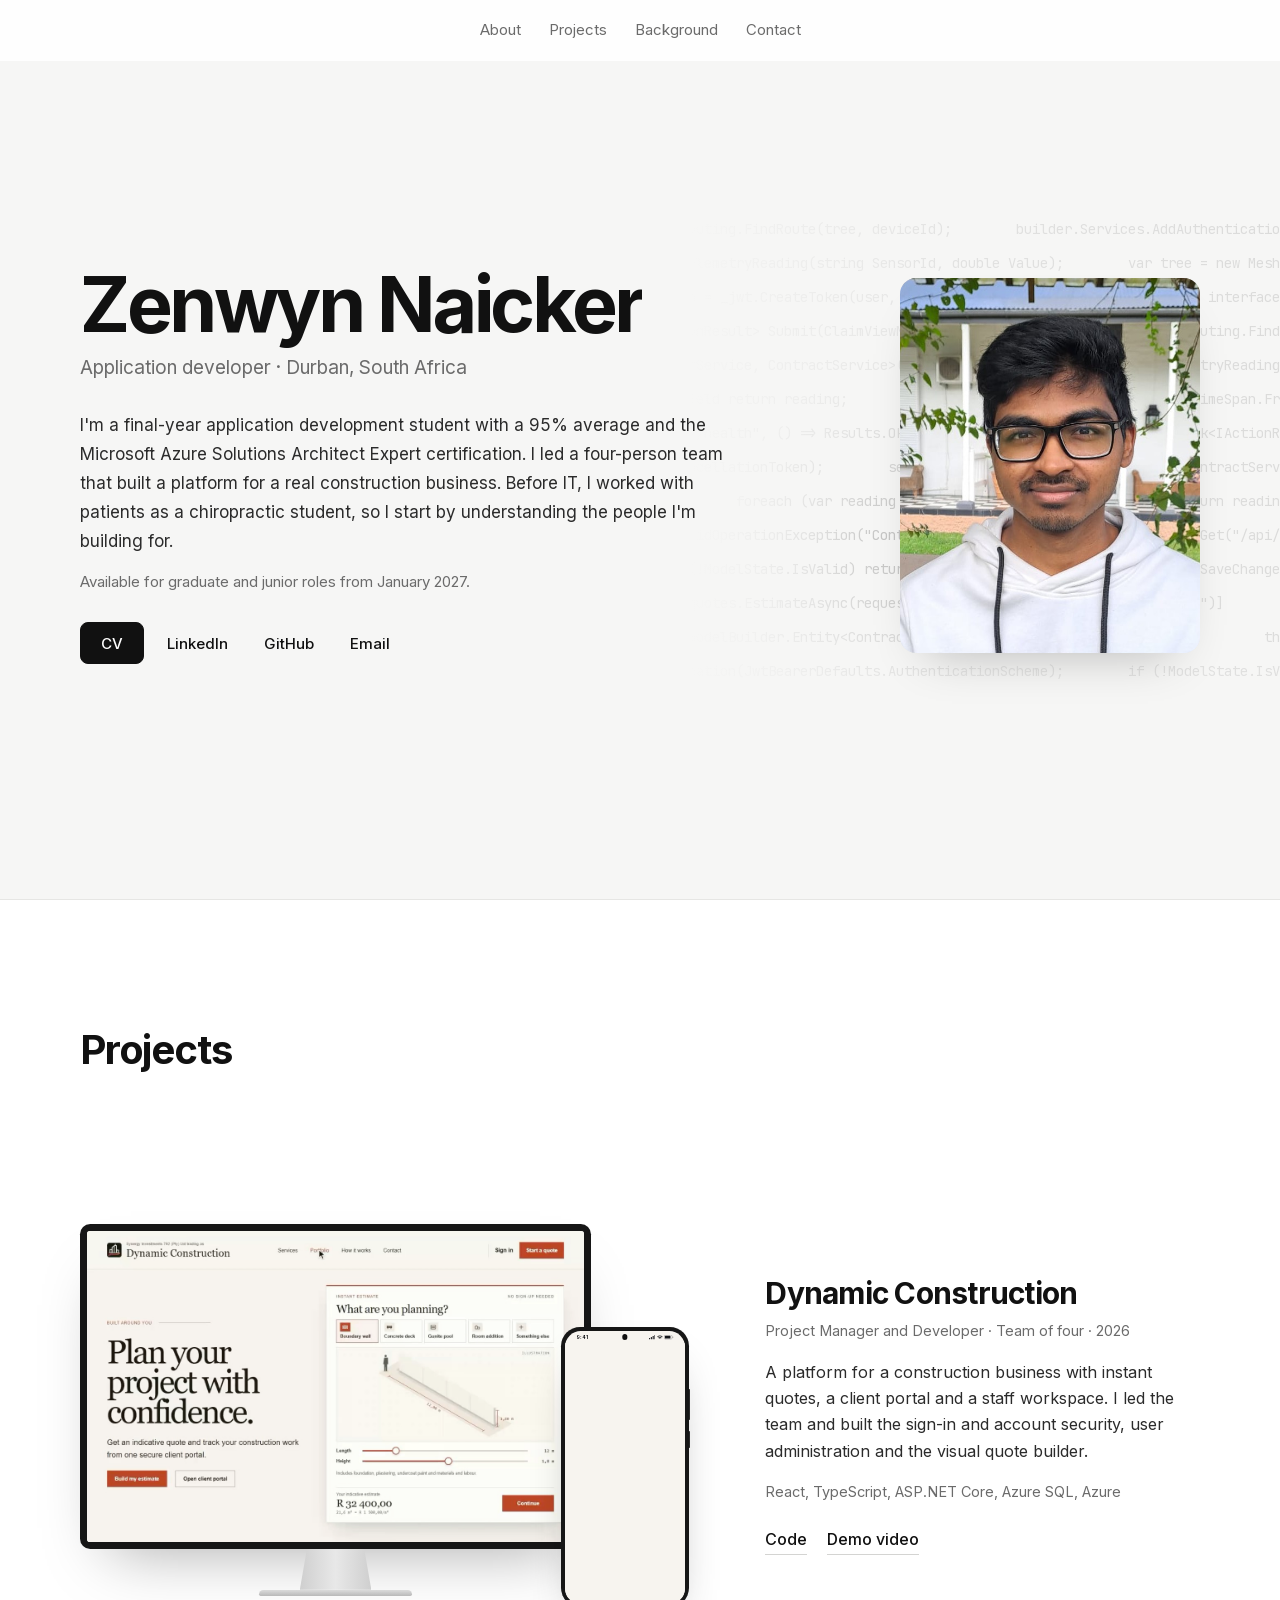
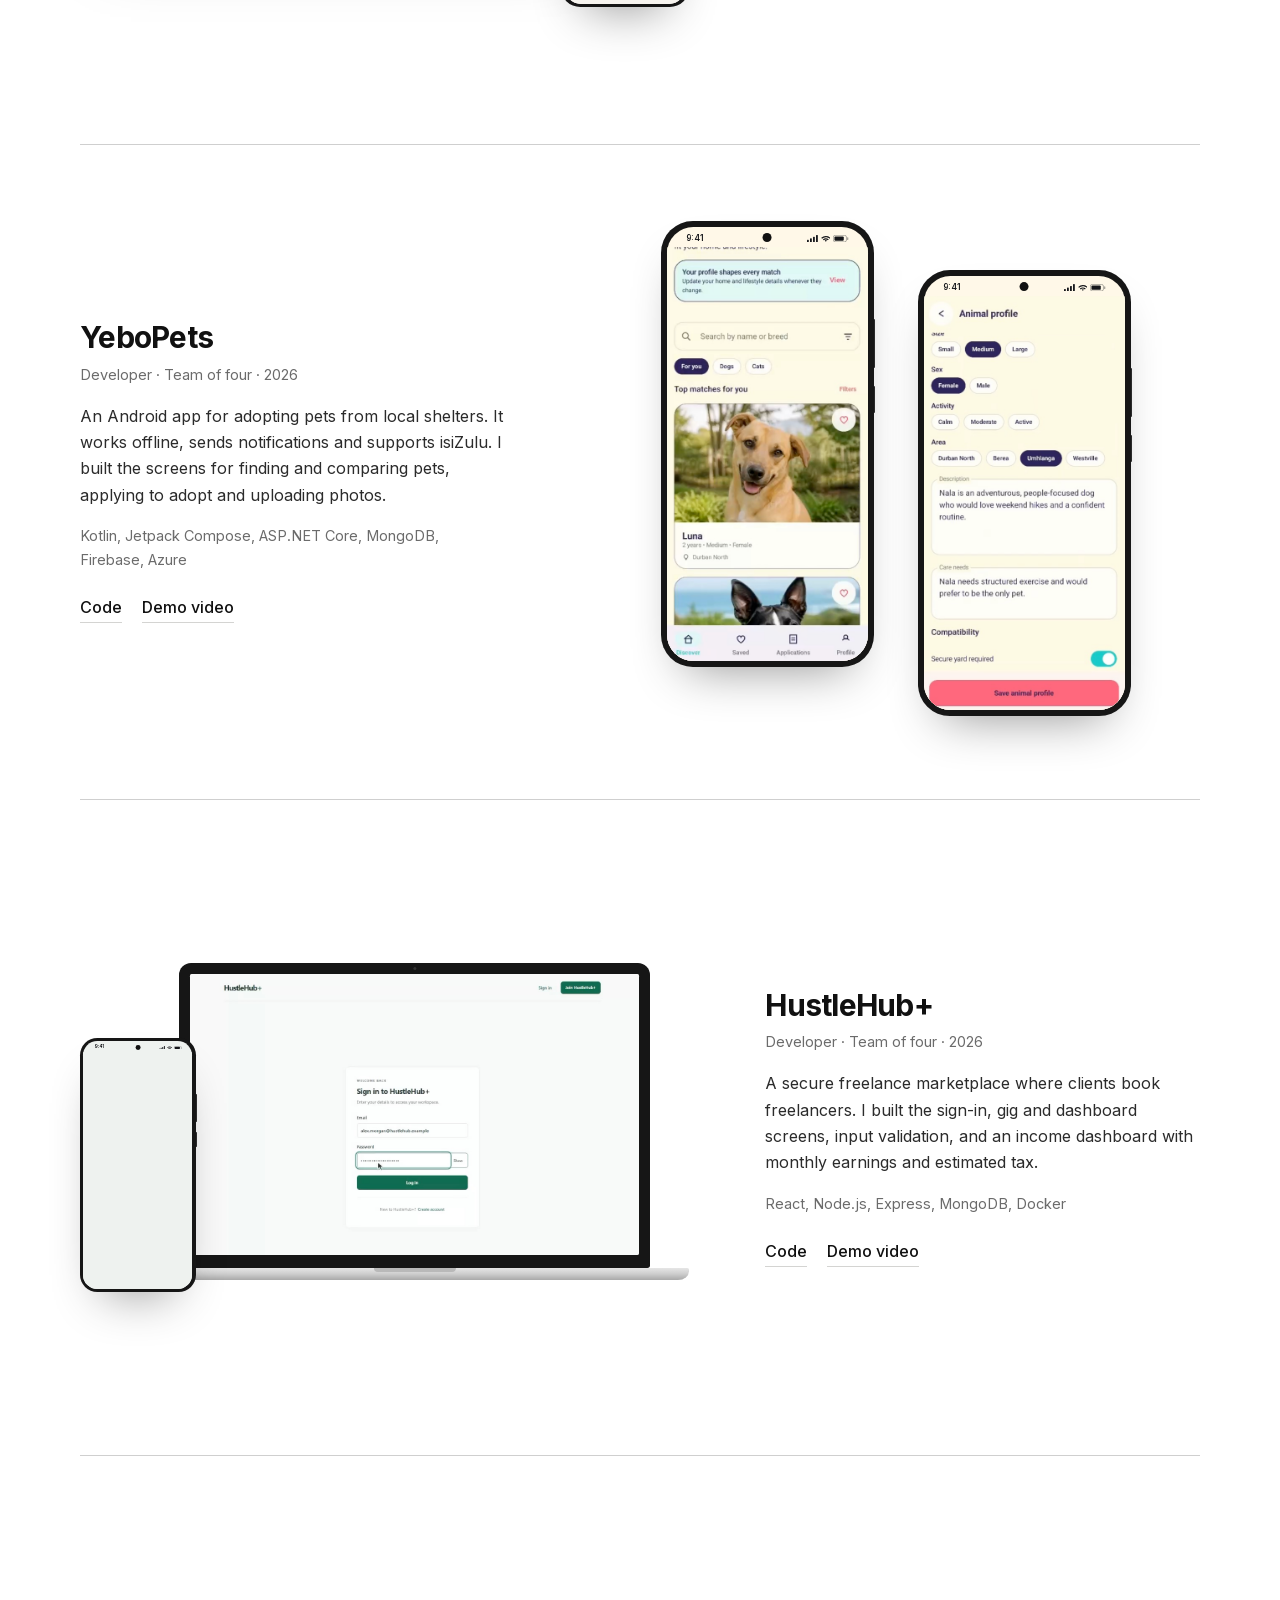
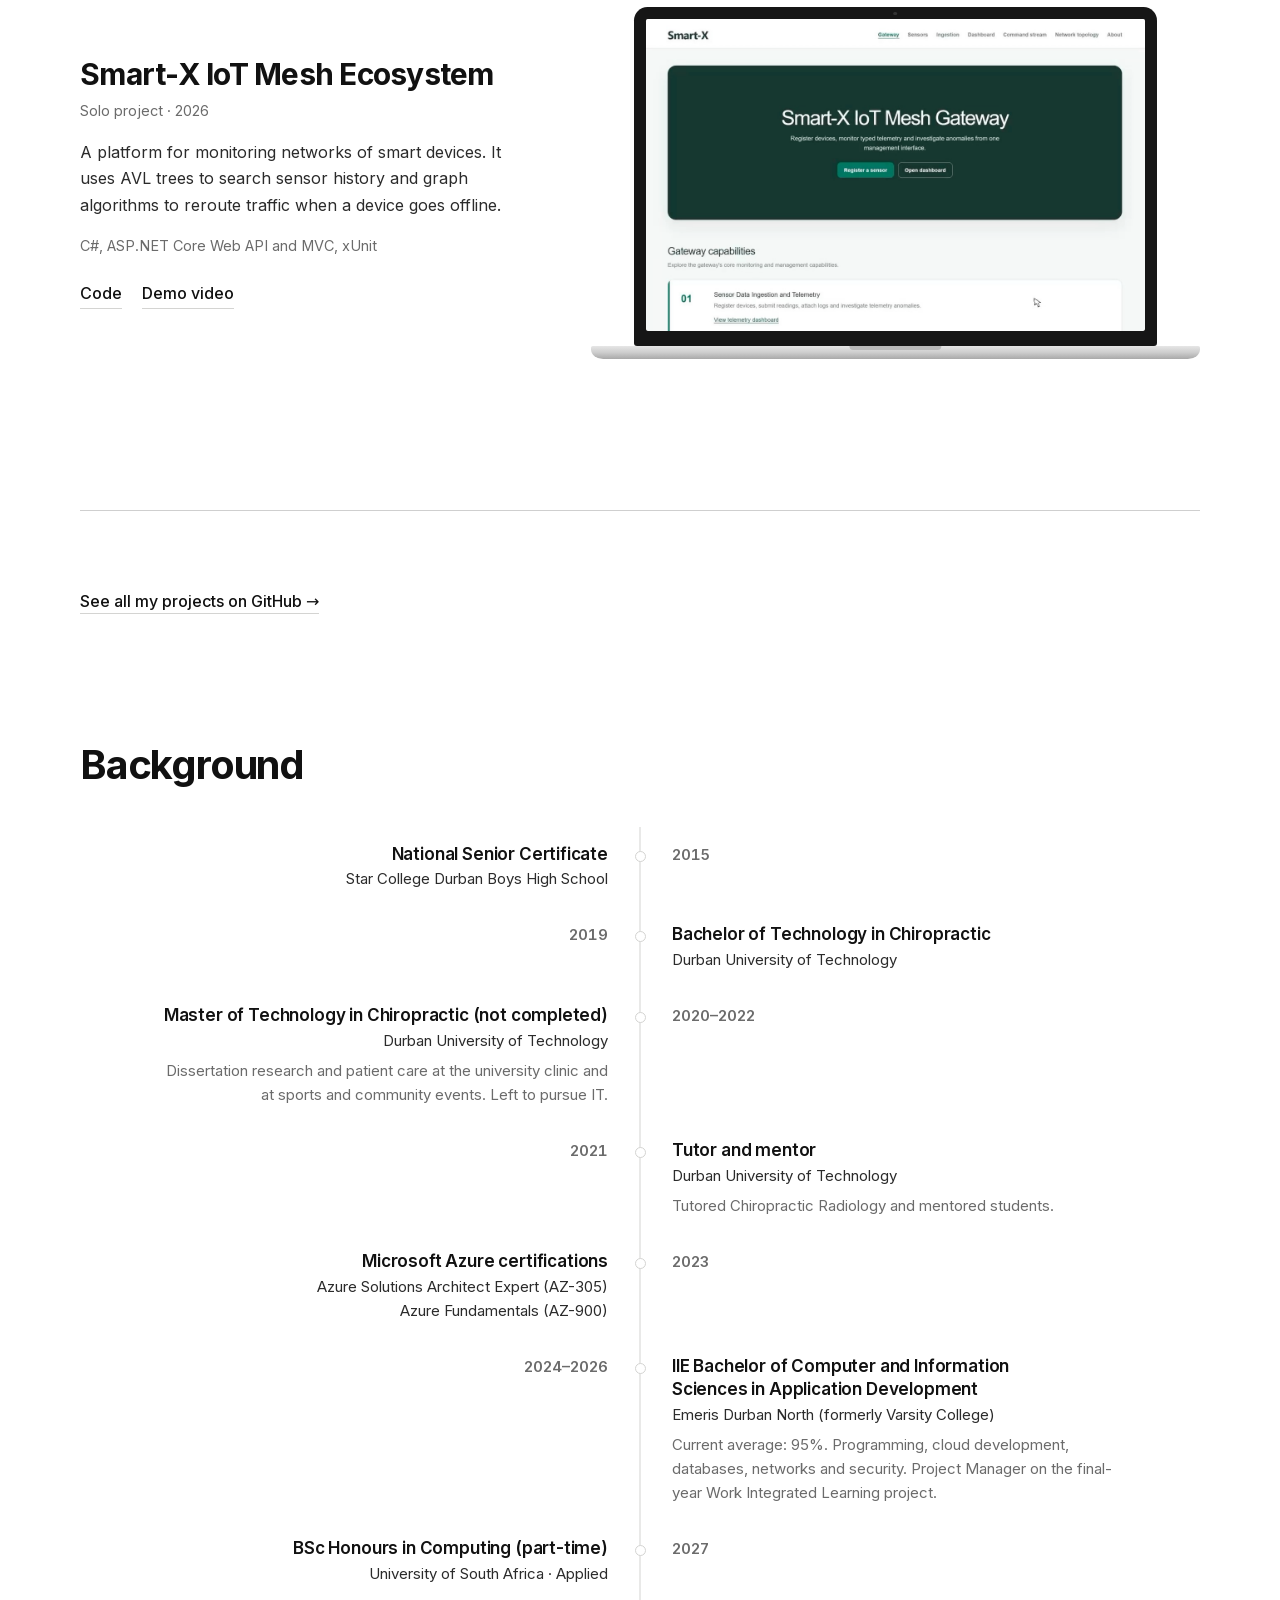
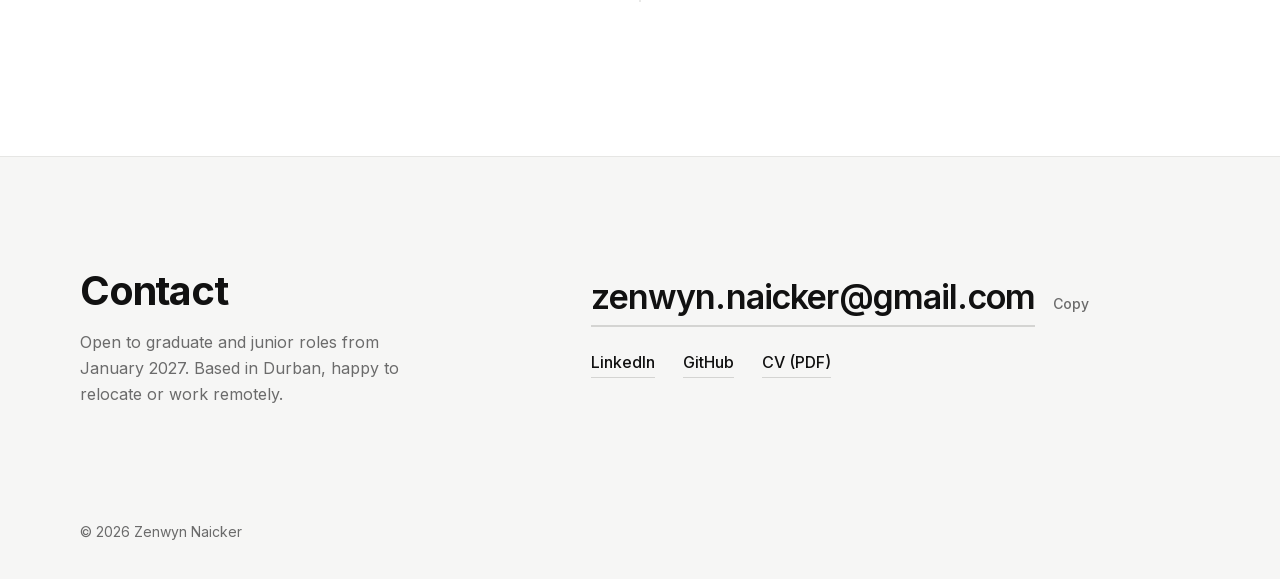
<file: index.html>
<!doctype html>
<html lang="en">
<head>
  <meta charset="utf-8">
  <meta name="viewport" content="width=device-width, initial-scale=1">
  <title>Zenwyn Naicker · Application Developer</title>
  <meta name="description" content="Application developer in Durban, South Africa. Final-year BCAD student and Microsoft Azure Solutions Architect Expert.">
  <meta name="theme-color" content="#ffffff">
  <meta name="color-scheme" content="only light">
  <link rel="icon" href="favicon.svg" type="image/svg+xml">
  <link rel="apple-touch-icon" href="apple-touch-icon.png">
  <meta property="og:type" content="website">
  <meta property="og:title" content="Zenwyn Naicker · Application Developer">
  <meta property="og:description" content="Application developer in Durban, South Africa.">
  <meta property="og:url" content="https://zenwyn-naicker.github.io/">
  <meta property="og:image" content="https://zenwyn-naicker.github.io/assets/img/og.jpg">
  <meta name="twitter:card" content="summary_large_image">
  <link rel="canonical" href="https://zenwyn-naicker.github.io/">
  <link rel="preload" href="assets/fonts/inter-latin.woff2" as="font" type="font/woff2" crossorigin>
  <link rel="stylesheet" href="assets/css/style.css?v=30">
  <script type="application/ld+json">
  {
    "@context": "https://schema.org",
    "@type": "Person",
    "name": "Zenwyn Naicker",
    "url": "https://zenwyn-naicker.github.io/",
    "image": "https://zenwyn-naicker.github.io/assets/img/zenwyn-portrait.jpg",
    "jobTitle": "Application developer",
    "address": { "@type": "PostalAddress", "addressLocality": "Durban", "addressCountry": "ZA" },
    "sameAs": [
      "https://www.linkedin.com/in/zenwyn-naicker-208079266/",
      "https://github.com/zenwyn-naicker"
    ]
  }
  </script>
  <script>document.documentElement.classList.add('js')</script>
  <script defer src="assets/js/main.js?v=26"></script>
</head>
<body>
  <a class="skip" href="#main">Skip to content</a>
  <header class="nav" id="nav">
    <div class="wrap nav__inner">
      <nav class="nav__links" aria-label="Sections">
        <a href="#banner">About</a>
        <a href="#work">Projects</a>
        <a href="#journey">Background</a>
        <a href="#contact">Contact</a>
      </nav>
    </div>
  </header>

  <main id="main">
    <section class="hero" id="banner">
      <div class="hero__bg" aria-hidden="true">
        <div class="banner__code" id="code-dim"></div>
        <div class="banner__code banner__code--lit" id="code-lit"></div>
        <div class="banner__shade"></div>
      </div>

      <div class="wrap hero__inner">
        <div class="hero__text">
          <h1 class="hero__name" aria-label="Zenwyn Naicker"><span class="line" aria-hidden="true"><span>Zenwyn</span></span> <span class="line" aria-hidden="true"><span>Naicker</span></span></h1>
          <p class="hero__role">Application developer · Durban, South Africa</p>
          <p class="hero__about">
            I'm a final-year application development student with a 95% average and the Microsoft Azure Solutions Architect Expert certification. I led a four-person team that built a platform for a real construction business. Before IT, I worked with patients as a chiropractic student, so I start by understanding the people I'm building for.
          </p>
          <p class="hero__status">Available for graduate and junior roles from January 2027.</p>
          <div class="actions">
            <a class="btn btn--primary" href="assets/docs/Zenwyn_Naicker_CV.pdf?v=2" target="_blank" rel="noopener">CV</a>
            <a class="btn btn--quiet" href="https://www.linkedin.com/in/zenwyn-naicker-208079266/" target="_blank" rel="noopener">LinkedIn</a>
            <a class="btn btn--quiet" href="https://github.com/zenwyn-naicker" target="_blank" rel="noopener">GitHub</a>
            <a class="btn btn--quiet" href="mailto:zenwyn.naicker@gmail.com">Email</a>
          </div>
        </div>
        <div class="hero__photo">
          <img src="assets/img/zenwyn-portrait.jpg" alt="Zenwyn Naicker" width="552" height="690">
        </div>
      </div>
    </section>

    <section class="section wrap" id="work">
      <h2 class="section__title">Projects</h2>

      <article class="project">
        <div class="project__stage stage-dc" data-reveal>
          <div class="devices" role="img" aria-label="Dynamic Construction demo on a monitor and a phone">
            <div class="device monitor">
              <div class="monitor__frame"><div class="vp" style="--ar:1.6"><video class="clip" data-src="assets/video/dc.mp4?v=18" poster="assets/video/dc.jpg?v=18" muted loop playsinline preload="none" aria-hidden="true"></video></div></div>
              <div class="monitor__neck"></div>
              <div class="monitor__foot"></div>
            </div>
            <div class="device phone" style="--sb:#f7f4ef">
              <div class="phone__body"><div class="phone__screen">
                <div class="statusbar"></div>
                <div class="vp" data-demo="dc-mobile" style="--ar:0.462"></div>
              </div></div>
            </div>
          </div>
        </div>
        <div class="project__info" data-reveal>
          <h3>Dynamic Construction</h3>
          <p class="project__role">Project Manager and Developer · Team of four · 2026</p>
          <p class="project__desc">A platform for a construction business with instant quotes, a client portal and a staff workspace. I led the team and built the sign-in and account security, user administration and the visual quote builder.</p>
          <p class="project__tech">React, TypeScript, ASP.NET Core, Azure SQL, Azure</p>
          <div class="links">
            <a href="https://github.com/zenwyn-naicker/dynamic-construction" target="_blank" rel="noopener">Code</a>
            <a href="https://youtu.be/r0GW_skkptA" target="_blank" rel="noopener">Demo video</a>
          </div>
        </div>
      </article>

      <article class="project project--flip">
        <div class="project__stage stage-yp" data-reveal>
          <div class="devices" role="img" aria-label="YeboPets demo on two Android phones">
            <div class="device phone" style="--sb:#fff8e8">
              <div class="phone__body"><div class="phone__screen">
                <div class="statusbar"></div>
                <div class="vp" style="--ar:0.485"><video class="clip" data-src="assets/video/yp-adopter.mp4?v=18" poster="assets/video/yp-adopter.jpg?v=18" muted loop playsinline preload="none" aria-hidden="true"></video></div>
              </div></div>
            </div>
            <div class="device phone" style="--sb:#fff8e8">
              <div class="phone__body"><div class="phone__screen">
                <div class="statusbar"></div>
                <div class="vp" style="--ar:0.485"><video class="clip" data-start="6" data-src="assets/video/yp-shelter.mp4?v=18" poster="assets/video/yp-shelter.jpg?v=18" muted loop playsinline preload="none" aria-hidden="true"></video></div>
              </div></div>
            </div>
          </div>
        </div>
        <div class="project__info" data-reveal>
          <h3>YeboPets</h3>
          <p class="project__role">Developer · Team of four · 2026</p>
          <p class="project__desc">An Android app for adopting pets from local shelters. It works offline, sends notifications and supports isiZulu. I built the screens for finding and comparing pets, applying to adopt and uploading photos.</p>
          <p class="project__tech">Kotlin, Jetpack Compose, ASP.NET Core, MongoDB, Firebase, Azure</p>
          <div class="links">
            <a href="https://github.com/zenwyn-naicker/yebopets" target="_blank" rel="noopener">Code</a>
            <a href="https://youtu.be/BD9olrDYSpg" target="_blank" rel="noopener">Demo video</a>
          </div>
        </div>
      </article>

      <article class="project">
        <div class="project__stage stage-hh" data-reveal>
          <div class="devices" role="img" aria-label="HustleHub+ demo on a laptop and a phone">
            <div class="device laptop">
              <div class="laptop__lid"><div class="vp" style="--ar:1.6"><video class="clip" data-src="assets/video/hh.mp4?v=18" poster="assets/video/hh.jpg?v=18" muted loop playsinline preload="none" aria-hidden="true"></video></div></div>
              <div class="laptop__base"></div>
            </div>
            <div class="device phone" style="--sb:#eef2ef">
              <div class="phone__body"><div class="phone__screen">
                <div class="statusbar"></div>
                <div class="vp" data-demo="hh-mobile" style="--ar:0.462"></div>
              </div></div>
            </div>
          </div>
        </div>
        <div class="project__info" data-reveal>
          <h3>HustleHub+</h3>
          <p class="project__role">Developer · Team of four · 2026</p>
          <p class="project__desc">A secure freelance marketplace where clients book freelancers. I built the sign-in, gig and dashboard screens, input validation, and an income dashboard with monthly earnings and estimated tax.</p>
          <p class="project__tech">React, Node.js, Express, MongoDB, Docker</p>
          <div class="links">
            <a href="https://github.com/zenwyn-naicker/hustlehub-plus" target="_blank" rel="noopener">Code</a>
            <a href="https://youtu.be/v8cnh0CgoJU" target="_blank" rel="noopener">Demo video</a>
          </div>
        </div>
      </article>

      <article class="project project--flip">
        <div class="project__stage stage-sx" data-reveal>
          <div class="devices" role="img" aria-label="Smart-X demo on a laptop">
            <div class="device laptop">
              <div class="laptop__lid"><div class="vp" style="--ar:1.6"><video class="clip" data-src="assets/video/sx.mp4?v=18" poster="assets/video/sx.jpg?v=18" muted loop playsinline preload="none" aria-hidden="true"></video></div></div>
              <div class="laptop__base"></div>
            </div>
          </div>
        </div>
        <div class="project__info" data-reveal>
          <h3>Smart-X IoT Mesh Ecosystem</h3>
          <p class="project__role">Solo project · 2026</p>
          <p class="project__desc">A platform for monitoring networks of smart devices. It uses AVL trees to search sensor history and graph algorithms to reroute traffic when a device goes offline.</p>
          <p class="project__tech">C#, ASP.NET Core Web API and MVC, xUnit</p>
          <div class="links">
            <a href="https://github.com/zenwyn-naicker/smart-x-iot-mesh-ecosystem" target="_blank" rel="noopener">Code</a>
            <a href="https://youtu.be/pCHtgBJ-BZU" target="_blank" rel="noopener">Demo video</a>
          </div>
        </div>
      </article>

      <p class="more" data-reveal>
        <a href="https://github.com/zenwyn-naicker/bcad-projects" target="_blank" rel="noopener">See all my projects on GitHub →</a>
      </p>
    </section>

    <section class="section wrap" id="journey">
      <h2 class="section__title">Background</h2>

      <div class="timeline" id="timeline">
        <div class="timeline__rail" aria-hidden="true"><div class="timeline__fill"></div></div>
        <ol class="timeline__list">
          <li class="tl is-left">
            <span class="tl__year">2015</span><span class="tl__dot" aria-hidden="true"></span>
            <div class="tl__card">
              <h3>National Senior Certificate</h3>
              <p class="tl__org">Star College Durban Boys High School</p>
            </div>
          </li>

          <li class="tl is-right">
            <span class="tl__year">2019</span><span class="tl__dot" aria-hidden="true"></span>
            <div class="tl__card">
              <h3>Bachelor of Technology in Chiropractic</h3>
              <p class="tl__org">Durban University of Technology</p>
            </div>
          </li>

          <li class="tl is-left">
            <span class="tl__year">2020–2022</span><span class="tl__dot" aria-hidden="true"></span>
            <div class="tl__card">
              <h3>Master of Technology in Chiropractic (not completed)</h3>
              <p class="tl__org">Durban University of Technology</p>
              <p>Dissertation research and patient care at the university clinic and at sports and community events. Left to pursue IT.</p>
            </div>
          </li>

          <li class="tl is-right">
            <span class="tl__year">2021</span><span class="tl__dot" aria-hidden="true"></span>
            <div class="tl__card">
              <h3>Tutor and mentor</h3>
              <p class="tl__org">Durban University of Technology</p>
              <p>Tutored Chiropractic Radiology and mentored students.</p>
            </div>
          </li>

          <li class="tl is-left">
            <span class="tl__year">2023</span><span class="tl__dot" aria-hidden="true"></span>
            <div class="tl__card">
              <h3>Microsoft Azure certifications</h3>
              <p class="tl__org">Azure Solutions Architect Expert (AZ-305)<br>Azure Fundamentals (AZ-900)</p>
            </div>
          </li>

          <li class="tl is-right">
            <span class="tl__year">2024–2026</span><span class="tl__dot" aria-hidden="true"></span>
            <div class="tl__card">
              <h3>IIE Bachelor of Computer and Information Sciences in Application Development</h3>
              <p class="tl__org">Emeris Durban North (formerly Varsity College)</p>
              <p>Current average: 95%. Programming, cloud development, databases, networks and security. Project Manager on the final-year Work Integrated Learning project.</p>
            </div>
          </li>

          <li class="tl is-left">
            <span class="tl__year">2027</span><span class="tl__dot" aria-hidden="true"></span>
            <div class="tl__card">
              <h3>BSc Honours in Computing (part-time)</h3>
              <p class="tl__org">University of South Africa · Applied</p>
            </div>
          </li>
        </ol>
      </div>
    </section>

    <section class="contact" id="contact">
      <div class="wrap contact__inner">
        <div class="contact__intro" data-reveal>
          <h2 class="section__title">Contact</h2>
          <p>Open to graduate and junior roles from January 2027. Based in Durban, happy to relocate or work remotely.</p>
        </div>
        <div class="contact__main" data-reveal>
          <div class="contact__email">
            <a href="mailto:zenwyn.naicker@gmail.com">zenwyn.naicker@gmail.com</a>
            <button type="button" class="copy" data-copy="zenwyn.naicker@gmail.com">Copy</button>
          </div>
          <p class="contact__links">
            <a href="https://www.linkedin.com/in/zenwyn-naicker-208079266/" target="_blank" rel="noopener">LinkedIn</a>
            <a href="https://github.com/zenwyn-naicker" target="_blank" rel="noopener">GitHub</a>
            <a href="assets/docs/Zenwyn_Naicker_CV.pdf?v=2" target="_blank" rel="noopener">CV (PDF)</a>
          </p>
        </div>
      </div>
      <footer class="wrap footer"><p>© 2026 Zenwyn Naicker</p></footer>
    </section>
  </main>
</body>
</html>
</file>
<file: assets/css/style.css>
/* Zenwyn Naicker */

@font-face {
  font-family: "Inter";
  font-style: normal;
  font-weight: 400 700;
  font-display: swap;
  src: url("../fonts/inter-latin.woff2") format("woff2");
}
@font-face {
  font-family: "JetBrains Mono";
  font-style: normal;
  font-weight: 400;
  font-display: swap;
  src: url("../fonts/jetbrains-mono-latin.woff2") format("woff2");
}

:root {
  --bg: #ffffff;
  --bg-soft: #f6f6f5;
  --ink: #111111;
  --text: #2b2b2b;
  --muted: #6b6b6b;
  --line: #e6e6e4;
  --line-2: #d4d4d2;
  --ease: cubic-bezier(0.65, 0, 0.35, 1);
  --ease-out: cubic-bezier(0.16, 1, 0.3, 1);
  --font: "Inter", ui-sans-serif, system-ui, -apple-system, "Segoe UI", Roboto, sans-serif;
  --mono: "JetBrains Mono", ui-monospace, SFMono-Regular, Menlo, Consolas, monospace;
  color-scheme: only light;
}

*, *::before, *::after { box-sizing: border-box; }

html { scroll-padding-top: 72px; -webkit-text-size-adjust: 100%; }
/* Smooth anchor scrolling only with a mouse or trackpad. On phones it interferes with the
   browser's own handling of its collapsing toolbar, which can leave the top of the page hidden. */
@media (hover: hover) and (pointer: fine) {
  html { scroll-behavior: smooth; }
}
/* Sideways overflow is clipped on the content, not on the page itself, so the
   page scrolls exactly as the browser expects. */
main { overflow-x: clip; }

body {
  margin: 0;
  background: var(--bg);
  color: var(--text);
  font: 400 16px/1.65 var(--font);
  -webkit-font-smoothing: antialiased;
  -moz-osx-font-smoothing: grayscale;
}

img { max-width: 100%; display: block; }
a { color: inherit; text-decoration: none; }
h1, h2, h3 { color: var(--ink); text-wrap: balance; }
p { text-wrap: pretty; }
:focus-visible { outline: 2px solid var(--ink); outline-offset: 3px; border-radius: 4px; }

.wrap { width: min(1120px, 100% - 32px); margin-inline: auto; }

/* Hidden until focused with the keyboard. It is clipped in place, not parked above the top
   of the screen: a pinned element sitting above the page top made Chrome on iPhone misplace
   the page after its address bar slid back in. */
.skip {
  position: absolute; left: 0; top: 0; width: 1px; height: 1px; overflow: hidden;
  clip-path: inset(50%); white-space: nowrap;
}
.skip:focus {
  position: fixed; left: 16px; top: 12px; z-index: 100; width: auto; height: auto; overflow: visible;
  clip-path: none;
  padding: 10px 16px; border-radius: 8px;
  background: var(--ink); color: #fff; font-weight: 500; font-size: 15px;
}

/* Buttons and links */

.actions { display: flex; flex-wrap: wrap; gap: 10px; }

.btn {
  display: inline-flex; align-items: center; justify-content: center;
  height: 42px; padding: 0 20px;
  border-radius: 8px; border: 1px solid var(--line-2);
  background: var(--bg); color: var(--ink);
  font: 500 15px/1 var(--font); white-space: nowrap;
  transition: background 0.2s, border-color 0.2s;
}
.btn:hover { border-color: var(--ink); }
.btn--primary { background: var(--ink); color: #fff; border-color: var(--ink); }
.btn--primary:hover { background: #333; }
.btn--quiet { padding: 0 12px; border-color: transparent; background: transparent; }
.btn--quiet:hover { border-color: var(--line-2); background: var(--bg); }

.links { display: flex; flex-wrap: wrap; gap: 20px; }
.links a {
  font-weight: 500; color: var(--ink);
  border-bottom: 1px solid var(--line-2); padding-bottom: 2px;
  transition: border-color 0.2s;
}
.links a:hover { border-color: var(--ink); }

/* Navigation */

.nav {
  position: fixed; inset: 0 0 auto; z-index: 50;
  background: rgba(255, 255, 255, 0.85);
  -webkit-backdrop-filter: blur(12px); backdrop-filter: blur(12px);
  border-bottom: 1px solid transparent;
  transition: border-color 0.3s;
}
.nav.is-scrolled { border-bottom-color: var(--line); }
.nav__inner { height: 60px; display: flex; align-items: center; justify-content: center; gap: 20px; }
.brand { white-space: nowrap; font-weight: 600; color: var(--ink); letter-spacing: -0.01em; }
.nav__links { display: flex; gap: 28px; }
.nav__links a { color: var(--muted); font-size: 15px; transition: color 0.2s; }
.nav__links a:hover { color: var(--ink); }

/* Hero */

.hero {
  position: relative;
  isolation: isolate;
  min-height: 100svh;
  display: flex;
  align-items: center;
  padding: 104px 0 72px;
  background: var(--bg-soft);
  border-bottom: 1px solid var(--line);
  overflow: hidden;
}
.hero__bg { position: absolute; inset: 0; z-index: -1; }

.banner__code {
  position: absolute; inset: 0;
  display: flex; flex-direction: column; justify-content: center;
  font: 400 14px/34px var(--mono);
  color: #9a9a9a;
  white-space: pre;
  opacity: 0.32;
  user-select: none;
  pointer-events: none;
}
.banner__code--lit {
  color: #1a1a1a;
  opacity: 0.4;
  -webkit-mask-image: radial-gradient(220px circle at var(--mx, 72%) var(--my, 38%), #000 0%, rgba(0, 0, 0, 0.3) 45%, transparent 72%);
  mask-image: radial-gradient(220px circle at var(--mx, 72%) var(--my, 38%), #000 0%, rgba(0, 0, 0, 0.3) 45%, transparent 72%);
}
.code-track { display: flex; width: max-content; animation: drift var(--dur, 80s) linear infinite; animation-direction: var(--dir, normal); }
.code-track > span { padding-right: 64px; }
.code-track .g { display: inline-block; width: 64px; }
@keyframes drift { to { transform: translate3d(-50%, 0, 0); } }

.banner__shade {
  position: absolute; inset: 0; pointer-events: none;
  background:
    linear-gradient(90deg, rgba(246, 246, 245, 1) 0%, rgba(246, 246, 245, 1) 54%, rgba(246, 246, 245, 0.3) 76%, rgba(246, 246, 245, 0.1) 100%),
    linear-gradient(180deg, rgba(246, 246, 245, 0.6) 0%, transparent 25%, transparent 70%, rgba(246, 246, 245, 1) 100%);
}

.hero__inner {
  display: grid;
  grid-template-columns: minmax(0, 1.7fr) minmax(0, 1fr);
  gap: clamp(40px, 6vw, 96px);
  align-items: center;
}
.hero__name {
  margin: 0 0 10px;
  font-size: clamp(44px, 6vw, 84px);
  line-height: 0.98;
  font-weight: 700;
  letter-spacing: -0.045em;
}
.hero__name .line { display: inline-block; overflow: hidden; vertical-align: top; padding-bottom: 0.1em; margin-bottom: -0.1em; }
.hero__name .line > span { display: inline-block; animation: lineUp 1.1s var(--ease-out) both; }
.hero__name .line:nth-child(2) > span { animation-delay: 0.1s; }
@keyframes lineUp { from { transform: translateY(105%); } }
.hero__role { margin: 0 0 28px; color: var(--muted); font-size: clamp(16px, 1.5vw, 19px); }
.hero__about { margin: 0 0 14px; font-size: 17px; line-height: 1.7; max-width: 60ch; }
.hero__status { margin: 0 0 28px; color: var(--muted); font-size: 15px; }

.hero__photo {
  justify-self: end;
  width: min(100%, 300px);
  aspect-ratio: 4 / 5;
  border-radius: 16px;
  overflow: hidden;
  background: var(--line);
  box-shadow: 0 24px 48px -28px rgba(0, 0, 0, 0.3);
}
.hero__photo img { width: 100%; height: 100%; object-fit: cover; }

.hero__text > *, .hero__photo { animation: rise 0.9s var(--ease-out) both; }
.hero__text > .hero__name { animation: none; }
.hero__text > :nth-child(2) { animation-delay: 0.06s; }
.hero__text > :nth-child(3) { animation-delay: 0.12s; }
.hero__text > :nth-child(4), .hero__text > :nth-child(5) { animation-delay: 0.18s; }
.hero__photo { animation-delay: 0.1s; }
@keyframes rise { from { opacity: 0; transform: translateY(16px); } }

/* Sections */

.section { padding-top: clamp(80px, 10vw, 128px); }
.section__title {
  margin: 0 0 clamp(8px, 2vw, 16px);
  font-size: clamp(30px, 3.6vw, 40px);
  line-height: 1.1;
  font-weight: 700;
  letter-spacing: -0.03em;
}

/* Projects */

.project {
  display: grid;
  grid-template-columns: minmax(0, 1.4fr) minmax(0, 1fr);
  gap: clamp(36px, 6vw, 80px);
  align-items: center;
  padding-block: clamp(48px, 6vw, 80px);
}
.project + .project { border-top: 1px solid rgba(17, 17, 17, 0.2); }
.project--flip { grid-template-columns: minmax(0, 1fr) minmax(0, 1.4fr); }
.project--flip .project__stage { order: 2; }

.project__stage { position: relative; }
.devices { position: relative; }

.project h3 { margin: 0 0 8px; font-size: clamp(24px, 2.6vw, 30px); line-height: 1.15; letter-spacing: -0.025em; font-weight: 700; }
.project__role { margin: 0 0 16px; color: var(--muted); font-size: 14.5px; }
.project__desc { margin: 0 0 16px; font-size: 16px; }
.project__tech { margin: 0 0 22px; color: var(--muted); font-size: 14.5px; }

.more { margin: 0; padding-top: clamp(48px, 6vw, 80px); border-top: 1px solid rgba(17, 17, 17, 0.2); }
.more a { font-weight: 500; color: var(--ink); border-bottom: 1px solid var(--line-2); padding-bottom: 2px; }
.more a:hover { border-color: var(--ink); }

/* Devices */

.device { position: relative; z-index: 1; container-type: inline-size; }

.vp { position: relative; overflow: hidden; aspect-ratio: var(--ar); background: #f3f2ee; }
.layer { position: absolute; inset: 0; visibility: hidden; }
.vp .clip { display: block; width: 100%; height: 100%; object-fit: cover; object-position: top; }
.layer img {
  width: 100%; height: auto; user-select: none; -webkit-user-drag: none;
  transform: translate3d(0, 0, 0);
  transition: transform 1.5s cubic-bezier(0.45, 0.05, 0.25, 1);
}
.layer.is-active { visibility: visible; z-index: 2; transform: none; opacity: 1; filter: none; transition: transform 0.45s var(--ease), opacity 0.35s ease, filter 0.45s ease; }
.layer.is-instant { transition: none; }
.layer.from-slide { visibility: visible; z-index: 2; transform: translate3d(100%, 0, 0); transition: none; }
.layer.from-fade { visibility: visible; z-index: 2; opacity: 0; transition: none; }
.layer.to-slide { visibility: visible; z-index: 1; transform: translate3d(-30%, 0, 0); filter: brightness(0.7); transition: transform 0.45s var(--ease), filter 0.45s ease; }
.layer.to-fade { visibility: visible; z-index: 1; }

.cursor {
  position: absolute; left: 64%; top: 62%; z-index: 6;
  width: max(13px, 2.2cqw);
  pointer-events: none;
  transform: translate(-24%, -10%);
  transition: left 0.85s cubic-bezier(0.6, 0, 0.2, 1), top 0.85s cubic-bezier(0.6, 0, 0.2, 1);
  filter: drop-shadow(0 2px 3px rgba(0, 0, 0, 0.3));
}
.cursor svg { display: block; width: 100%; height: auto; fill: #111; stroke: #fff; stroke-width: 1.5; stroke-linejoin: round; transform-origin: 25% 15%; }
.cursor.is-press svg { animation: press 0.32s ease; }
@keyframes press { 50% { transform: scale(0.8); } }

.ripple {
  position: absolute; z-index: 5; pointer-events: none;
  width: max(24px, 5cqw); aspect-ratio: 1; border-radius: 50%;
  translate: -50% -50%;
  border: 2px solid rgba(17, 17, 17, 0.6);
  background: rgba(17, 17, 17, 0.08);
  animation: ripple 0.7s ease-out forwards;
}
@keyframes ripple { from { transform: scale(0.2); opacity: 1; } to { transform: scale(1.7); opacity: 0; } }

.touch {
  position: absolute; z-index: 6; pointer-events: none;
  width: 13cqw; aspect-ratio: 1; border-radius: 50%;
  translate: -50% -50%;
  background: rgba(30, 30, 30, 0.18);
  border: 2px solid rgba(255, 255, 255, 0.95);
  box-shadow: 0 2px 8px rgba(0, 0, 0, 0.25);
  opacity: 0;
}
.touch.is-tap { animation: tap 0.6s ease-out; }
@keyframes tap {
  0% { opacity: 0; transform: scale(1.5); }
  25% { opacity: 1; transform: scale(1); }
  70% { opacity: 1; transform: scale(0.9); }
  100% { opacity: 0; transform: scale(0.9); }
}

/* Monitor */
.monitor__frame {
  position: relative;
  padding: 1.4cqw;
  border-radius: 2cqw;
  background: #161616;
  box-shadow: 0 30px 60px -30px rgba(0, 0, 0, 0.35);
}
.monitor__frame .vp { border-radius: 0.6cqw; }
.monitor__neck {
  width: 14cqw; height: 8cqw; margin: 0 auto;
  background: linear-gradient(90deg, #cfcfcf, #e8e8e8 50%, #cfcfcf);
  clip-path: polygon(10% 0, 90% 0, 100% 100%, 0 100%);
}
.monitor__foot {
  width: 30cqw; height: 1.2cqw; margin: 0 auto;
  border-radius: 1cqw 1cqw 0.4cqw 0.4cqw;
  background: linear-gradient(#e2e2e2, #bdbdbd);
  box-shadow: 0 12px 20px -10px rgba(0, 0, 0, 0.3);
}

/* Laptop */
.laptop__lid {
  position: relative;
  width: 86%; margin: 0 auto;
  padding: 2cqw 2cqw 2.4cqw;
  border-radius: 2.2cqw 2.2cqw 0.5cqw 0.5cqw;
  background: #161616;
}
.laptop__lid::before {
  content: ""; position: absolute; top: 0.75cqw; left: 50%; translate: -50% 0;
  width: 0.6cqw; height: 0.6cqw; border-radius: 50%; background: #333;
}
.laptop__lid .vp { border-radius: 0.4cqw; }
.laptop__base {
  position: relative; height: 2.2cqw;
  border-radius: 0.3cqw 0.3cqw 2cqw 2cqw / 0.3cqw 0.3cqw 1.6cqw 1.6cqw;
  background: linear-gradient(#e6e6e6, #cdcdcd 50%, #a9a9a9);
  box-shadow: 0 24px 40px -22px rgba(0, 0, 0, 0.45);
}
.laptop__base::before {
  content: ""; position: absolute; top: 0; left: 50%; translate: -50% 0;
  width: 15cqw; height: 0.8cqw; border-radius: 0 0 1cqw 1cqw; background: #b9b9b9;
}

/* Phone */
.phone__body {
  position: relative;
  padding: 2.8cqw;
  border-radius: 15cqw;
  background: #161616;
  box-shadow: 0 24px 50px -24px rgba(0, 0, 0, 0.45);
}
.phone__body::before, .phone__body::after {
  content: ""; position: absolute; right: -0.8cqw; width: 0.9cqw;
  border-radius: 0 0.6cqw 0.6cqw 0; background: #2a2a2a;
}
.phone__body::before { top: 22%; height: 11%; }
.phone__body::after { top: 37%; height: 6%; }
.phone__screen { position: relative; overflow: hidden; border-radius: 12.4cqw; background: var(--sb, #fff); }
.phone__screen .vp { background: var(--sb, #fff); }

.statusbar {
  position: relative;
  display: flex; align-items: center; justify-content: space-between;
  height: 9.5cqw; padding: 1.4cqw 9cqw 0;
  font: 600 3.9cqw/1 var(--font); color: #15161a;
}
.statusbar::after {
  content: ""; position: absolute; left: 50%; top: 3cqw; translate: -50% 0;
  width: 4.2cqw; height: 4.2cqw; border-radius: 50%; background: #111;
}
.statusbar__icons { display: flex; align-items: center; gap: 1.3cqw; }
.statusbar svg { height: 3.4cqw; width: auto; fill: #15161a; }

/* Stage layouts */
.stage-dc .devices { padding-bottom: 2%; }
.stage-dc .monitor { width: 84%; }
.stage-dc .phone { position: absolute; right: 0; bottom: 0; width: 21%; }

.stage-yp .devices { display: flex; justify-content: center; gap: 8%; padding: 0 4% 9%; }
.stage-yp .phone { width: 38%; }
.stage-yp .phone:nth-child(2) { translate: 0 11%; }

.stage-hh .devices { padding-bottom: 2%; }
.stage-hh .laptop { width: 90%; margin-left: auto; }
.stage-hh .phone { position: absolute; left: 0; bottom: 0; width: 19%; }

.stage-sx .laptop { width: 100%; }

/* Timeline */

.timeline { position: relative; max-width: 960px; margin: clamp(24px, 4vw, 40px) auto 0; }
.timeline__rail {
  position: absolute; top: 0; bottom: 0; left: 50%; width: 1px; translate: -50% 0;
  background: var(--line-2); overflow: hidden;
}
.timeline__fill { position: absolute; inset: 0; background: var(--ink); transform-origin: top; transform: scaleY(var(--p, 0)); }
.timeline__list { list-style: none; margin: 0; padding: 0; }

.tl { display: grid; grid-template-columns: minmax(0, 1fr) 64px minmax(0, 1fr); align-items: start; padding: 16px 0; }
.tl__dot {
  grid-column: 2; grid-row: 1; justify-self: center; margin-top: 8px; position: relative; z-index: 2;
  width: 11px; height: 11px; border-radius: 50%;
  background: var(--bg); border: 1.5px solid var(--line-2);
  transition: background 0.4s, border-color 0.4s;
}
.tl.is-lit .tl__dot { background: var(--ink); border-color: var(--ink); }

.tl__year {
  grid-row: 1;
  font-size: 15px; font-weight: 600; color: var(--muted);
  font-variant-numeric: tabular-nums;
  transition: color 0.4s;
}
.tl.is-lit .tl__year { color: var(--ink); }
.tl.is-left .tl__year { grid-column: 3; justify-self: start; }
.tl.is-right .tl__year { grid-column: 1; justify-self: end; }
.tl.is-left .tl__card { grid-column: 1; text-align: right; }
.tl.is-right .tl__card { grid-column: 3; }

.tl__card { grid-row: 1; }
.tl__card h3 { margin: 0 0 2px; font-size: 17px; line-height: 1.35; letter-spacing: -0.01em; font-weight: 600; }
.tl__card p { margin: 0; color: var(--muted); font-size: 15px; line-height: 1.6; }
.tl__card .tl__org { color: var(--text); }
.tl__card .tl__org + p { margin-top: 6px; }

/* Contact */

.contact {
  margin-top: clamp(96px, 12vw, 160px);
  padding-top: clamp(72px, 9vw, 112px);
  background: var(--bg-soft);
  border-top: 1px solid var(--line);
}
.contact__inner {
  display: grid;
  grid-template-columns: minmax(0, 1fr) minmax(0, 1.4fr);
  gap: clamp(32px, 6vw, 96px);
  align-items: start;
}
.contact__intro p { margin: 0; color: var(--muted); font-size: 16px; max-width: 34ch; }

.contact__email { display: flex; flex-wrap: wrap; align-items: baseline; gap: 6px 18px; margin-bottom: 22px; }
.contact__email a {
  color: var(--ink); font-size: clamp(22px, 3vw, 34px); font-weight: 600; letter-spacing: -0.025em;
  white-space: nowrap;
  border-bottom: 2px solid var(--line-2); transition: border-color 0.2s;
}
.contact__email a:hover { border-color: var(--ink); }
.copy {
  padding: 0; border: 0; background: none; cursor: pointer;
  font: 500 14px/1 var(--font); color: var(--muted);
  transition: color 0.2s;
}
.copy:hover { color: var(--ink); }
.copy.is-done { color: var(--ink); }
.contact__links { margin: 0; display: flex; flex-wrap: wrap; gap: 8px 28px; font-size: 16px; }
.contact__links a { color: var(--ink); font-weight: 500; border-bottom: 1px solid var(--line-2); padding-bottom: 2px; transition: border-color 0.2s; }
.contact__links a:hover { border-color: var(--ink); }

.footer { padding: clamp(72px, 9vw, 112px) 0 36px; color: var(--muted); font-size: 14px; }
.footer p { margin: 0; }

/* 404 */

.notfound { min-height: 100svh; display: flex; flex-direction: column; justify-content: center; align-items: flex-start; }
.notfound p { margin: 0 0 28px; color: var(--muted); }

/* Reveal on scroll */

.js [data-reveal] { opacity: 0; transform: translateY(24px); transition: opacity 0.9s var(--ease-out), transform 0.9s var(--ease-out); }
.js [data-reveal].in { opacity: 1; transform: none; }
.js .project__info[data-reveal] { transition-delay: 0.1s; }

.js .tl .tl__card, .js .tl .tl__year { opacity: 0; transition: opacity 0.8s var(--ease-out), transform 0.8s var(--ease-out), color 0.4s; }
.js .tl .tl__card { transform: translateY(14px); }
.js .tl.in .tl__card, .js .tl.in .tl__year { opacity: 1; transform: none; }

/* Responsive */

/* Every project row is the same height, so the dividers sit an equal distance apart. */
@media (min-width: 901px) {
  #work { display: grid; grid-template-rows: auto repeat(4, 1fr) auto; }
}

@media (max-width: 900px) {
  .project, .project--flip { grid-template-columns: minmax(0, 1fr); gap: 32px; }
  .project--flip .project__stage { order: 0; }
}

@media (max-width: 700px) {
  .hero .actions { gap: 4px; }
  .hero .actions .btn--primary { margin-right: 6px; }
  .contact__inner { grid-template-columns: minmax(0, 1fr); gap: 28px; }
  .contact__email a { font-size: min(24px, 6.2vw); }
  .hero { min-height: 0; padding: 92px 0 56px; }
  .hero__inner { grid-template-columns: minmax(0, 1fr); gap: 28px; }
  .hero__photo { order: -1; justify-self: start; width: 132px; aspect-ratio: 1; border-radius: 50%; }
  .hero__about { font-size: 16px; }
  /* Code runs behind the photo at the top, then fades out before the name and paragraph. */
  .banner__code { font-size: 12.5px; line-height: 28px; justify-content: flex-start; padding-top: 60px; }
  .banner__shade { background: linear-gradient(180deg, rgba(246, 246, 245, 0.2) 0, rgba(246, 246, 245, 0.2) 185px, rgba(246, 246, 245, 1) 245px); }
  .nav__links { gap: 14px; }
  .nav__links a { font-size: 13.5px; }



  .timeline__rail { left: 5px; }
  .tl { grid-template-columns: 26px minmax(0, 1fr); padding: 12px 0; }
  .tl__dot { grid-column: 1 !important; grid-row: 1; justify-self: start; margin-top: 7px; }
  .tl .tl__year { grid-column: 2 !important; grid-row: 1; justify-self: start !important; margin-bottom: 4px; }
  .tl .tl__card { grid-column: 2 !important; grid-row: 2; text-align: left !important; }
}

@media (prefers-reduced-motion: reduce) {
  html { scroll-behavior: auto !important; }
  *, *::before, *::after { animation-duration: 0.001ms !important; animation-iteration-count: 1 !important; }
  .code-track { animation: none !important; }
  .js [data-reveal], .js .tl .tl__card, .js .tl .tl__year { opacity: 1; transform: none; transition: none; }
  .layer.is-active, .layer.to-slide { transition: none; }
}
</file>
